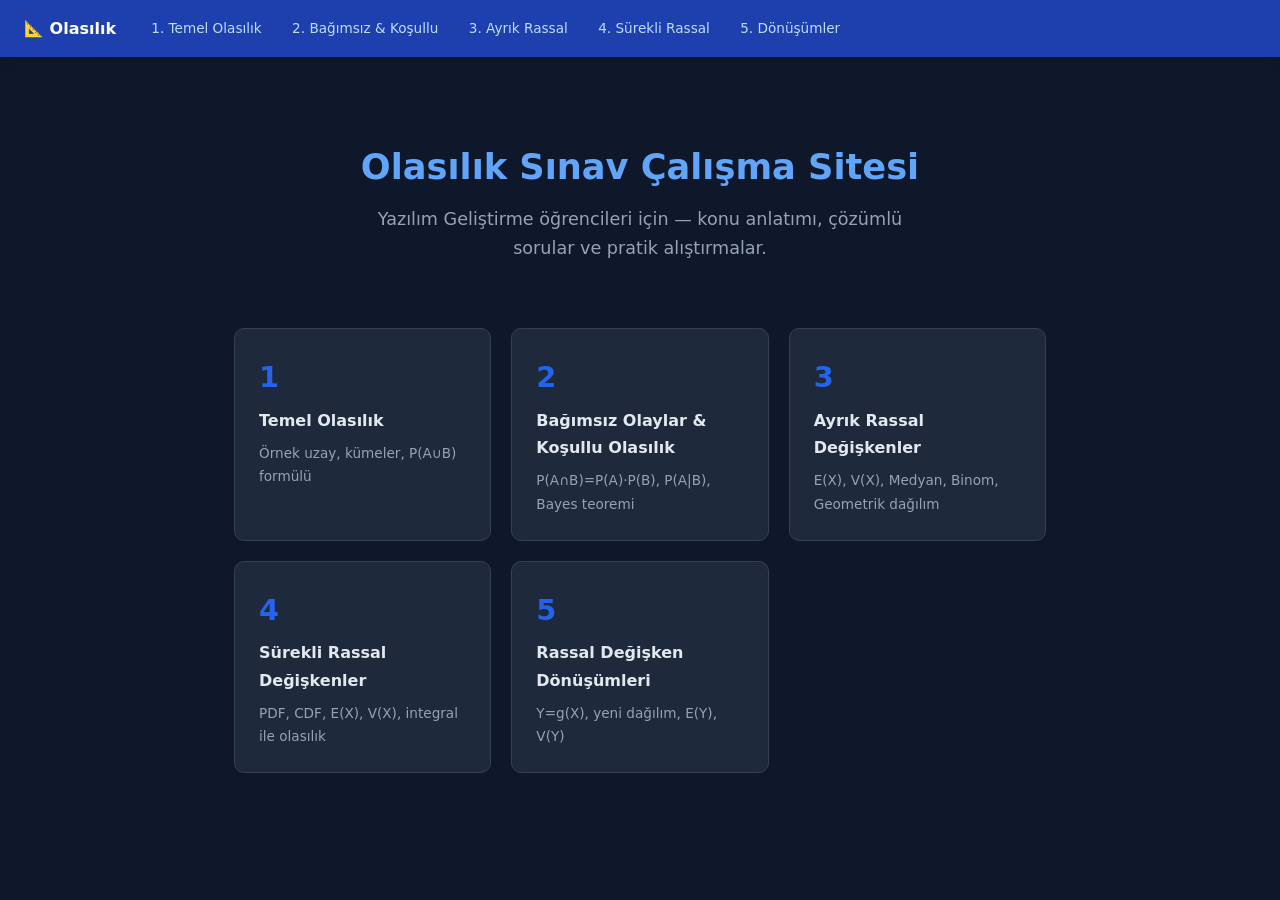
<file: index.html>
<!DOCTYPE html>
<html lang="tr">
<head>
  <meta charset="UTF-8">
  <meta name="viewport" content="width=device-width, initial-scale=1.0">
  <title>Olasılık — Sınav Çalışma Sitesi</title>
  <link rel="stylesheet" href="style.css">
</head>
<body>
  <nav>
    <span class="brand">📐 Olasılık</span>
    <a href="konu1.html">1. Temel Olasılık</a>
    <a href="konu2.html">2. Bağımsız & Koşullu</a>
    <a href="konu3.html">3. Ayrık Rassal</a>
    <a href="konu4.html">4. Sürekli Rassal</a>
    <a href="konu5.html">5. Dönüşümler</a>
  </nav>

  <div class="container">
    <div class="hero">
      <h1>Olasılık Sınav Çalışma Sitesi</h1>
      <p>Yazılım Geliştirme öğrencileri için — konu anlatımı, çözümlü sorular ve pratik alıştırmalar.</p>
    </div>

    <div class="cards">
      <a class="card" href="konu1.html">
        <div class="num">1</div>
        <h3>Temel Olasılık</h3>
        <p>Örnek uzay, kümeler, P(A∪B) formülü</p>
      </a>
      <a class="card" href="konu2.html">
        <div class="num">2</div>
        <h3>Bağımsız Olaylar & Koşullu Olasılık</h3>
        <p>P(A∩B)=P(A)·P(B), P(A|B), Bayes teoremi</p>
      </a>
      <a class="card" href="konu3.html">
        <div class="num">3</div>
        <h3>Ayrık Rassal Değişkenler</h3>
        <p>E(X), V(X), Medyan, Binom, Geometrik dağılım</p>
      </a>
      <a class="card" href="konu4.html">
        <div class="num">4</div>
        <h3>Sürekli Rassal Değişkenler</h3>
        <p>PDF, CDF, E(X), V(X), integral ile olasılık</p>
      </a>
      <a class="card" href="konu5.html">
        <div class="num">5</div>
        <h3>Rassal Değişken Dönüşümleri</h3>
        <p>Y=g(X), yeni dağılım, E(Y), V(Y)</p>
      </a>
    </div>
  </div>
</body>
</html>
</file>
<file: style.css>
/* style.css */
*, *::before, *::after { box-sizing: border-box; margin: 0; padding: 0; }

body {
  font-family: system-ui, -apple-system, sans-serif;
  background: #0f172a;
  color: #e2e8f0;
  line-height: 1.7;
}

/* ── NAVBAR ── */
nav {
  background: #1e40af;
  padding: 0.75rem 1.5rem;
  display: flex;
  flex-wrap: wrap;
  gap: 0.5rem;
  align-items: center;
  position: sticky;
  top: 0;
  z-index: 100;
  box-shadow: 0 2px 8px rgba(0,0,0,0.15);
}
nav a {
  color: #bfdbfe;
  text-decoration: none;
  font-size: 0.85rem;
  padding: 0.3rem 0.7rem;
  border-radius: 4px;
  transition: background 0.15s;
}
nav a:hover { background: rgba(255,255,255,0.15); color: #fff; }
nav a.active { background: #fff; color: #1e40af; font-weight: 700; }
nav .brand { color: #fff; font-weight: 700; font-size: 1rem; margin-right: 1rem; }

/* ── SAYFA İÇERİĞİ ── */
.container { max-width: 860px; margin: 0 auto; padding: 2rem 1.5rem 4rem; }

h1 { font-size: 1.8rem; color: #60a5fa; margin-bottom: 0.4rem; }
h2 { font-size: 1.3rem; color: #60a5fa; margin: 2rem 0 0.8rem; border-left: 4px solid #3b82f6; padding-left: 0.75rem; }
h3 { font-size: 1.05rem; color: #94a3b8; margin: 1.4rem 0 0.5rem; }
p  { margin-bottom: 0.8rem; }
ul, ol { margin: 0.5rem 0 1rem 1.5rem; }
li { margin-bottom: 0.3rem; }

.subtitle { color: #94a3b8; font-size: 1rem; margin-bottom: 2rem; }

/* ── FORMÜL KUTUSU ── */
.formula-box {
  background: #1e3a5f;
  border: 1px solid #2563eb;
  border-radius: 8px;
  padding: 1rem 1.25rem;
  margin: 1rem 0;
  overflow-x: auto;
}

/* ── ÇÖZÜMLÜ SORU ── */
.question-block {
  background: #1e293b;
  border: 1px solid #334155;
  border-radius: 10px;
  padding: 1.25rem;
  margin: 1.5rem 0;
  box-shadow: 0 1px 4px rgba(0,0,0,0.3);
}
.question-block .q-title {
  font-weight: 700;
  color: #60a5fa;
  font-size: 1rem;
  margin-bottom: 0.75rem;
}
.step {
  border-left: 3px solid #2563eb;
  background: #0f172a;
  border-radius: 0 6px 6px 0;
  padding: 0.6rem 0.9rem;
  margin: 0.6rem 0;
  font-size: 0.95rem;
}
.step .step-label {
  font-size: 0.75rem;
  font-weight: 700;
  color: #2563eb;
  text-transform: uppercase;
  letter-spacing: 0.05em;
  display: block;
  margin-bottom: 0.2rem;
}
.step.result {
  border-left-color: #16a34a;
  background: #052e16;
}
.step.result .step-label { color: #16a34a; }

/* ── PRATİK SORULAR ── */
.practice-section { margin-top: 2.5rem; }
.practice-q {
  background: #1e293b;
  border: 1px solid #334155;
  border-radius: 8px;
  padding: 1rem 1.25rem;
  margin: 1rem 0;
}
.practice-q p { margin-bottom: 0.5rem; }
.toggle-btn {
  background: #2563eb;
  color: #fff;
  border: none;
  padding: 0.4rem 1rem;
  border-radius: 5px;
  cursor: pointer;
  font-size: 0.85rem;
  margin-top: 0.5rem;
  transition: background 0.15s;
}
.toggle-btn:hover { background: #1d4ed8; }
.answer {
  display: none;
  margin-top: 0.75rem;
  padding: 0.75rem;
  background: #052e16;
  border-left: 3px solid #16a34a;
  border-radius: 0 6px 6px 0;
  font-size: 0.95rem;
}

/* ── NAVİGASYON BUTONLARI ── */
.page-nav {
  display: flex;
  justify-content: space-between;
  margin-top: 3rem;
  padding-top: 1.5rem;
  border-top: 1px solid #334155;
}
.page-nav a {
  display: inline-block;
  background: #2563eb;
  color: #fff;
  text-decoration: none;
  padding: 0.6rem 1.2rem;
  border-radius: 6px;
  font-size: 0.9rem;
  transition: background 0.15s;
}
.page-nav a:hover { background: #1d4ed8; }
.page-nav a.disabled { background: #475569; pointer-events: none; }

/* ── INDEX KARTLARI ── */
.hero { text-align: center; padding: 3rem 1rem 1.5rem; }
.hero h1 { font-size: 2.2rem; }
.hero p { color: #94a3b8; font-size: 1.1rem; max-width: 560px; margin: 0.5rem auto 0; }
.cards { display: grid; grid-template-columns: repeat(auto-fit, minmax(240px, 1fr)); gap: 1.25rem; margin-top: 2.5rem; }
.card {
  background: #1e293b;
  border: 1px solid #334155;
  border-radius: 10px;
  padding: 1.5rem;
  text-decoration: none;
  color: #e2e8f0;
  transition: box-shadow 0.2s, transform 0.2s;
}
.card:hover { box-shadow: 0 4px 16px rgba(37,99,235,0.25); transform: translateY(-2px); }
.card .num { font-size: 1.8rem; font-weight: 800; color: #2563eb; }
.card h3 { font-size: 1rem; margin: 0.3rem 0 0.5rem; color: #e2e8f0; }
.card p { font-size: 0.85rem; color: #94a3b8; margin: 0; }

@media (max-width: 600px) {
  nav { gap: 0.3rem; }
  nav a { font-size: 0.78rem; padding: 0.25rem 0.5rem; }
  h1 { font-size: 1.4rem; }
}
</file>
